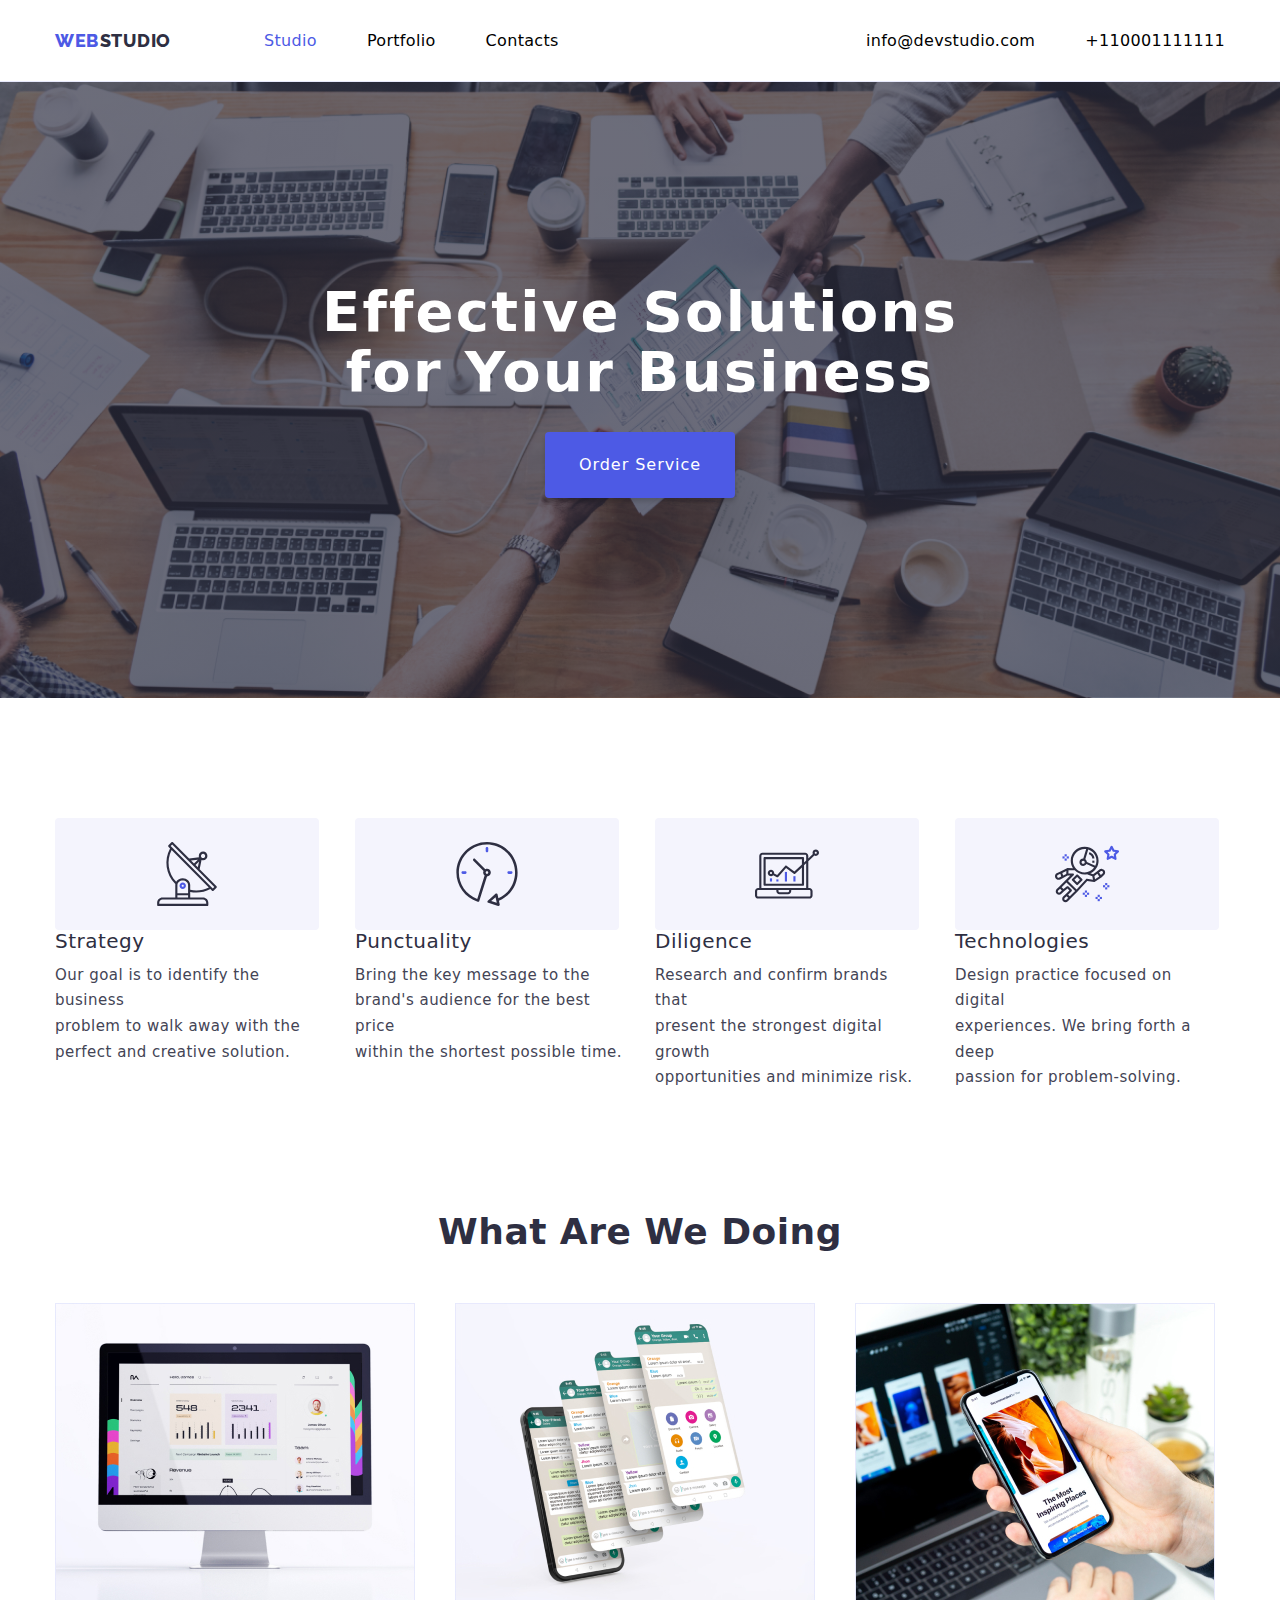
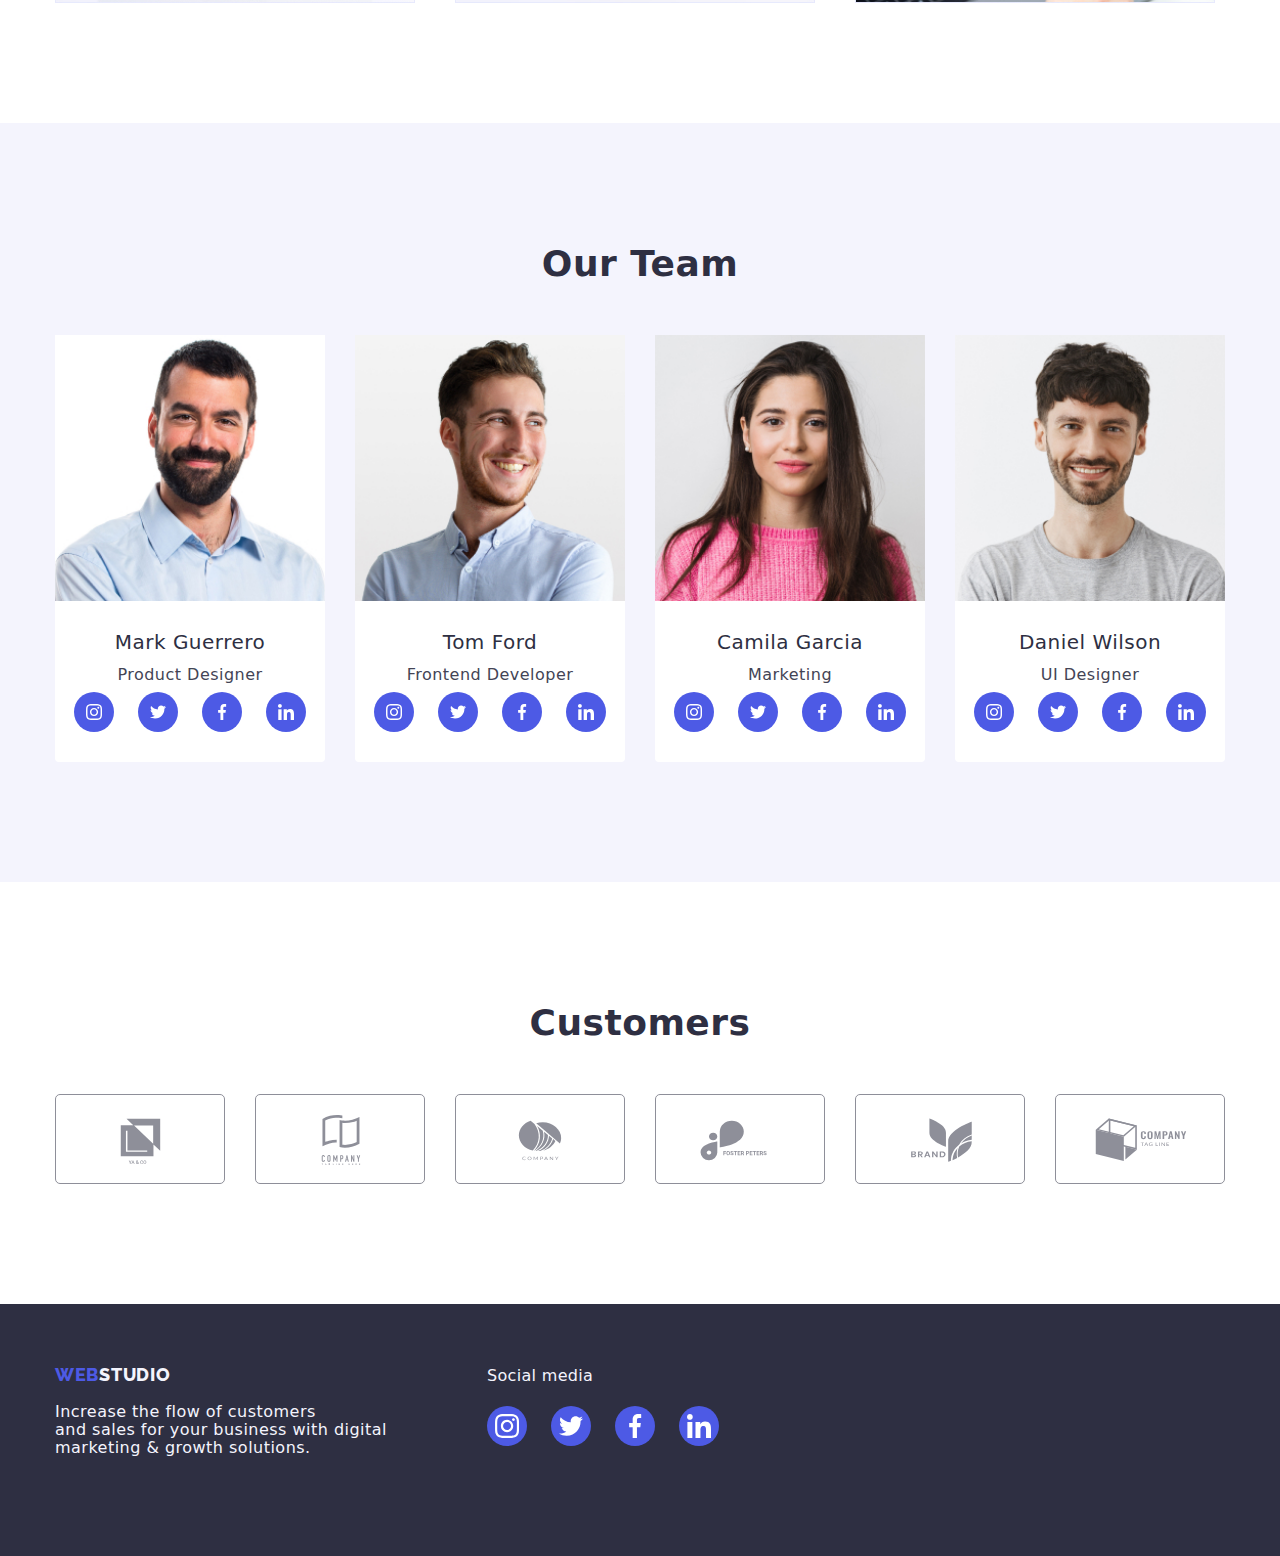
<file: index.html>
<!DOCTYPE html>
<html lang="en">
  <head>
    <meta charset="UTF-8" />
    <meta name="viewport" content="width=device-width, initial-scale=1.0" />
    <title>Studio</title>

    <link rel="stylesheet" href="./css/styles.css" />

    <link rel="preconnect" href="https://fonts.googleapis.com" />
    <link rel="preconnect" href="https://fonts.gstatic.com" crossorigin />

    <link
      href="https://fonts.googleapis.com/css2?family=Raleway:wght@800&family=Roboto:wght@400;500;700;900&display=swap"
      rel="stylesheet"
    />

    <link
      rel="stylesheet"
      href="https://cdnjs.cloudflare.com/ajax/libs/modern-normalize/2.0.0/modern-normalize.min.css"
    />
  </head>

  <body>
    <!--This is Header-->
    <header class="page-header">
      <div class="container menu">
        <!--This is Nav-->
        <nav class="navigation">
          <a href="./index.html" class="logo-link">
            <span class="logo">WEB</span>
            <span class="studio">STUDIO</span>
          </a>
          <ul class="nav-menu list">
            <li class="item">
              <a href="./index.html" class="page current link">Studio</a>
            </li>
            <li class="item">
              <a href="./portfolio.html" class="page link">Portfolio</a>
            </li>
            <li class="item">
              <a href="#" class="page link">Contacts</a>
            </li>
          </ul>
        </nav>
        <ul class="contacts-menu list">
          <li class="item">
            <a href="mailto:info@devstudio.com" class="contact link"
              >info@devstudio.com</a
            >
          </li>
          <li class="item">
            <a href="tel:+110001111111" class="contact link">+110001111111</a>
          </li>
        </ul>
      </div>
    </header>

    <!--This is Main-->

    <main>
      <!--This is Section 1-->
      <section class="hero">
        <div class="container">
          <h1 class="hero-title">
            Effective Solutions<br />
            for Your Business
          </h1>
          <button type="button" class="button primary">Order Service</button>
        </div>
      </section>

      <!--This is Section 2-->
      <section class="section">
        <div class="container">
          <ul class="benefits list">
            <li class="item">
              <div class="icon">
                <svg class="benefits-icon" width="64" height="64">
                  <use href="./images/icons.svg#icon-benefits-1"></use>
                </svg>
              </div>
              <h3 class="title">Strategy</h3>
              <p class="description">
                Our goal is to identify the business<br />
                problem to walk away with the<br />
                perfect and creative solution.
              </p>
            </li>

            <li class="item">
              <div class="icon">
                <svg class="benefits-icon" width="64" height="64">
                  <use href="./images/icons.svg#icon-benefits-2"></use>
                </svg>
              </div>
              <h3 class="title">Punctuality</h3>
              <p class="description">
                Bring the key message to the<br />
                brand's audience for the best price<br />
                within the shortest possible time.
              </p>
            </li>

            <li class="item">
              <div class="icon">
                <svg class="benefits-icon" width="64" height="64">
                  <use href="./images/icons.svg#icon-benefits-3"></use>
                </svg>
              </div>
              <h3 class="title">Diligence</h3>
              <p class="description">
                Research and confirm brands that<br />
                present the strongest digital growth<br />
                opportunities and minimize risk.
              </p>
            </li>

            <li class="item">
              <div class="icon">
                <svg class="benefits-icon" width="64" height="64">
                  <use href="./images/icons.svg#icon-benefits-4"></use>
                </svg>
              </div>
              <h3 class="title">Technologies</h3>
              <p class="description">
                Design practice focused on digital<br />
                experiences. We bring forth a deep<br />
                passion for problem-solving.
              </p>
            </li>
          </ul>
        </div>
      </section>

      <!--This is Section 3-->
      <section class="section no-top-padding">
        <div class="container">
          <h2 class="section-title">What Are We Doing</h2>
          <ul class="what-we-do list">
            <li class="item">
              <img
                src="./images/img-1.jpg"
                alt="monitor"
                width="360"
                height="300"
                class="image"
              />
            </li>
            <li class="item">
              <img
                src="./images/img-2.jpg"
                alt="mobile"
                width="360"
                height="300"
                class="image"
              />
            </li>
            <li class="item">
              <img
                src="./images/img-3.jpg"
                alt="laptop and mobile"
                width="360"
                height="300"
                class="image"
              />
            </li>
          </ul>
        </div>
      </section>

      <!--This is Section 4-->
      <section class="section bg-team">
        <div class="container">
          <h2 class="section-title">Our Team</h2>

          <ul class="team list">
            <li class="item">
              <img
                src="./images/1-mark-guerrero.jpg"
                alt="Mark Guerrero Product Designer"
                width="270"
                height="260"
                class="image"
              />
              <h3 class="name">Mark Guerrero</h3>
              <p class="position">Product Designer</p>
              <ul class="social-team list">
                <li class="icon-item">
                  <a
                    class="link"
                    href="https://instagram.com"
                    target="_blank"
                    rel="noopener noreferrer"
                    aria-label="Link to Instagram"
                  >
                    <svg class="icon" width="16" height="16">
                      <use href="./images/icons.svg#icon-instagram"></use>
                    </svg>
                  </a>
                </li>
                <li class="icon-item">
                  <a
                    class="link"
                    href="https://twitter.com"
                    target="_blank"
                    rel="noopener noreferrer"
                    aria-label="Link to Twitter"
                  >
                    <svg class="icon" width="16" height="16">
                      <use href="./images/icons.svg#icon-twitter"></use>
                    </svg>
                  </a>
                </li>
                <li class="icon-item">
                  <a
                    class="link"
                    href="https://facebook.com"
                    target="_blank"
                    rel="noopener noreferrer"
                    aria-label="Link to Facebook"
                  >
                    <svg class="icon" width="16" height="16">
                      <use href="./images/icons.svg#icon-facebook"></use>
                    </svg>
                  </a>
                </li>
                <li class="icon-item">
                  <a
                    class="link"
                    href="https://linkedin.com"
                    target="_blank"
                    rel="noopener noreferrer"
                    aria-label="Link to Linkedin"
                  >
                    <svg class="icon" width="16" height="16">
                      <use href="./images/icons.svg#icon-linkedin"></use>
                    </svg>
                  </a>
                </li>
              </ul>
            </li>
            <li class="item">
              <img
                src="./images/2-tom-ford.jpg"
                alt="Tom Ford-Frontend Developer"
                width="270"
                height="260"
                class="image"
              />
              <h3 class="name">Tom Ford</h3>
              <p class="position">Frontend Developer</p>
              <ul class="social-team list">
                <li class="icon-item">
                  <a
                    class="link"
                    href="https://instagram.com"
                    target="_blank"
                    rel="noopener noreferrer"
                    aria-label="Link to Instagram"
                  >
                    <svg class="icon" width="16" height="16">
                      <use href="./images/icons.svg#icon-instagram"></use>
                    </svg>
                  </a>
                </li>
                <li class="icon-item">
                  <a
                    class="link"
                    href="https://twitter.com"
                    target="_blank"
                    rel="noopener noreferrer"
                    aria-label="Link to Twitter"
                  >
                    <svg class="icon" width="16" height="16">
                      <use href="./images/icons.svg#icon-twitter"></use>
                    </svg>
                  </a>
                </li>
                <li class="icon-item">
                  <a
                    class="link"
                    href="https://facebook.com"
                    target="_blank"
                    rel="noopener noreferrer"
                    aria-label="Link to Facebook"
                  >
                    <svg class="icon" width="16" height="16">
                      <use href="./images/icons.svg#icon-facebook"></use>
                    </svg>
                  </a>
                </li>
                <li class="icon-item">
                  <a
                    class="link"
                    href="https://linkedin.com"
                    target="_blank"
                    rel="noopener noreferrer"
                    aria-label="Link to Linkedin"
                  >
                    <svg class="icon" width="16" height="16">
                      <use href="./images/icons.svg#icon-linkedin"></use>
                    </svg>
                  </a>
                </li>
              </ul>
            </li>
            <li class="item">
              <img
                src="./images/3-camila-garcia.jpg"
                alt="Camila Garcia Marketing"
                width="270"
                height="260"
                class="image"
              />
              <h3 class="name">Camila Garcia</h3>
              <p class="position">Marketing</p>
              <ul class="social-team list">
                <li class="icon-item">
                  <a
                    class="link"
                    href="https://instagram.com"
                    target="_blank"
                    rel="noopener noreferrer"
                    aria-label="Link to Instagram"
                  >
                    <svg class="icon" width="16" height="16">
                      <use href="./images/icons.svg#icon-instagram"></use>
                    </svg>
                  </a>
                </li>
                <li class="icon-item">
                  <a
                    class="link"
                    href="https://twitter.com"
                    target="_blank"
                    rel="noopener noreferrer"
                    aria-label="Link to Twitter"
                  >
                    <svg class="icon" width="16" height="16">
                      <use href="./images/icons.svg#icon-twitter"></use>
                    </svg>
                  </a>
                </li>
                <li class="icon-item">
                  <a
                    class="link"
                    href="https://facebook.com"
                    target="_blank"
                    rel="noopener noreferrer"
                    aria-label="Link to Facebook"
                  >
                    <svg class="icon" width="16" height="16">
                      <use href="./images/icons.svg#icon-facebook"></use>
                    </svg>
                  </a>
                </li>
                <li class="icon-item">
                  <a
                    class="link"
                    href="https://linkedin.com"
                    target="_blank"
                    rel="noopener noreferrer"
                    aria-label="Link to Linkedin"
                  >
                    <svg class="icon" width="16" height="16">
                      <use href="./images/icons.svg#icon-linkedin"></use>
                    </svg>
                  </a>
                </li>
              </ul>
            </li>
            <li class="item">
              <img
                src="./images/4-daniel-wilson.jpg"
                alt="Daniel Wilson UI Designer"
                width="270"
                height="260"
                class="image"
              />
              <h3 class="name">Daniel Wilson</h3>
              <p class="position">UI Designer</p>
              <ul class="social-team list">
                <li class="icon-item">
                  <a
                    class="link"
                    href="https://instagram.com"
                    target="_blank"
                    rel="noopener noreferrer"
                    aria-label="Link to Instagram"
                  >
                    <svg class="icon" width="16" height="16">
                      <use href="./images/icons.svg#icon-instagram"></use>
                    </svg>
                  </a>
                </li>
                <li class="icon-item">
                  <a
                    class="link"
                    href="https://twitter.com"
                    target="_blank"
                    rel="noopener noreferrer"
                    aria-label="Link to Twitter"
                  >
                    <svg class="icon" width="16" height="16">
                      <use href="./images/icons.svg#icon-twitter"></use>
                    </svg>
                  </a>
                </li>
                <li class="icon-item">
                  <a
                    class="link"
                    href="https://facebook.com"
                    target="_blank"
                    rel="noopener noreferrer"
                    aria-label="Link to Facebook"
                  >
                    <svg class="icon" width="16" height="16">
                      <use href="./images/icons.svg#icon-facebook"></use>
                    </svg>
                  </a>
                </li>
                <li class="icon-item">
                  <a
                    class="link"
                    href="https://linkedin.com"
                    target="_blank"
                    rel="noopener noreferrer"
                    aria-label="Link to Linkedin"
                  >
                    <svg class="icon" width="16" height="16">
                      <use href="./images/icons.svg#icon-linkedin"></use>
                    </svg>
                  </a>
                </li>
              </ul>
            </li>
          </ul>
        </div>
      </section>

      <!--Customers Section-->
      <section class="section">
        <div class="container">
          <h2 class="section-title">Customers</h2>
          <ul class="partners list">
            <li class="item">
              <a class="link" href=""
                ><svg class="icon" width="104" height="56">
                  <use href="./images/icons.svg#icon-client-1"></use></svg
              ></a>
            </li>
            <li class="item">
              <a class="link" href=""
                ><svg class="icon" width="104" height="56">
                  <use href="./images/icons.svg#icon-client-2"></use></svg
              ></a>
            </li>
            <li class="item">
              <a class="link" href=""
                ><svg class="icon" width="104" height="56">
                  <use href="./images/icons.svg#icon-client-3"></use></svg
              ></a>
            </li>
            <li class="item">
              <a class="link" href=""
                ><svg class="icon" width="104" height="56">
                  <use href="./images/icons.svg#icon-client-4"></use></svg
              ></a>
            </li>
            <li class="item">
              <a class="link" href=""
                ><svg class="icon" width="104" height="56">
                  <use href="./images/icons.svg#icon-client-5"></use></svg
              ></a>
            </li>
            <li class="item">
              <a class="link" href=""
                ><svg class="icon" width="104" height="56">
                  <use href="./images/icons.svg#icon-client-6"></use></svg
              ></a>
            </li>
          </ul>
        </div>
      </section>
    </main>

    <!--This is Footer-->
    <footer class="page-footer">
      <div class="container">
        <div class="footer">
          <div class="footer-address">
            <a href="./index.html" class="logo-link footer">
              <span class="logo">WEB</span>
              <span class="studio-footer">STUDIO</span>
            </a>

            <p class="footer-description">
              Increase the flow of customers<br />
              and sales for your business with digital<br />
              marketing & growth solutions.
            </p>
          </div>
          <div class="footer-block">
            <b class="footer-heading">Social media</b>

            <ul class="social-footer list">
              <li class="icon-item">
                <a
                  class="link"
                  href="https://instagram.com"
                  target="_blank"
                  rel="noopener noreferrer"
                  aria-label="Link to Instagram"
                >
                  <svg class="icon" width="24" height="24">
                    <use href="./images/icons.svg#icon-instagram"></use>
                  </svg>
                </a>
              </li>
              <li class="icon-item">
                <a
                  class="link"
                  href="https://twitter.com"
                  target="_blank"
                  rel="noopener noreferrer"
                  aria-label="Link to Twitter"
                >
                  <svg class="icon" width="24" height="24">
                    <use href="./images/icons.svg#icon-twitter"></use>
                  </svg>
                </a>
              </li>
              <li class="icon-item">
                <a
                  class="link"
                  href="https://facebook.com"
                  target="_blank"
                  rel="noopener noreferrer"
                  aria-label="Link to Facebook"
                >
                  <svg class="icon" width="24" height="24">
                    <use href="./images/icons.svg#icon-facebook"></use>
                  </svg>
                </a>
              </li>
              <li class="icon-item">
                <a
                  class="link"
                  href="https://linkedin.com"
                  target="_blank"
                  rel="noopener noreferrer"
                  aria-label="Link to Linkedin"
                >
                  <svg class="icon" width="24" height="24">
                    <use href="./images/icons.svg#icon-linkedin"></use>
                  </svg>
                </a>
              </li>
            </ul>
          </div>
        </div>
      </div>
    </footer>
  </body>
</html>
</file>
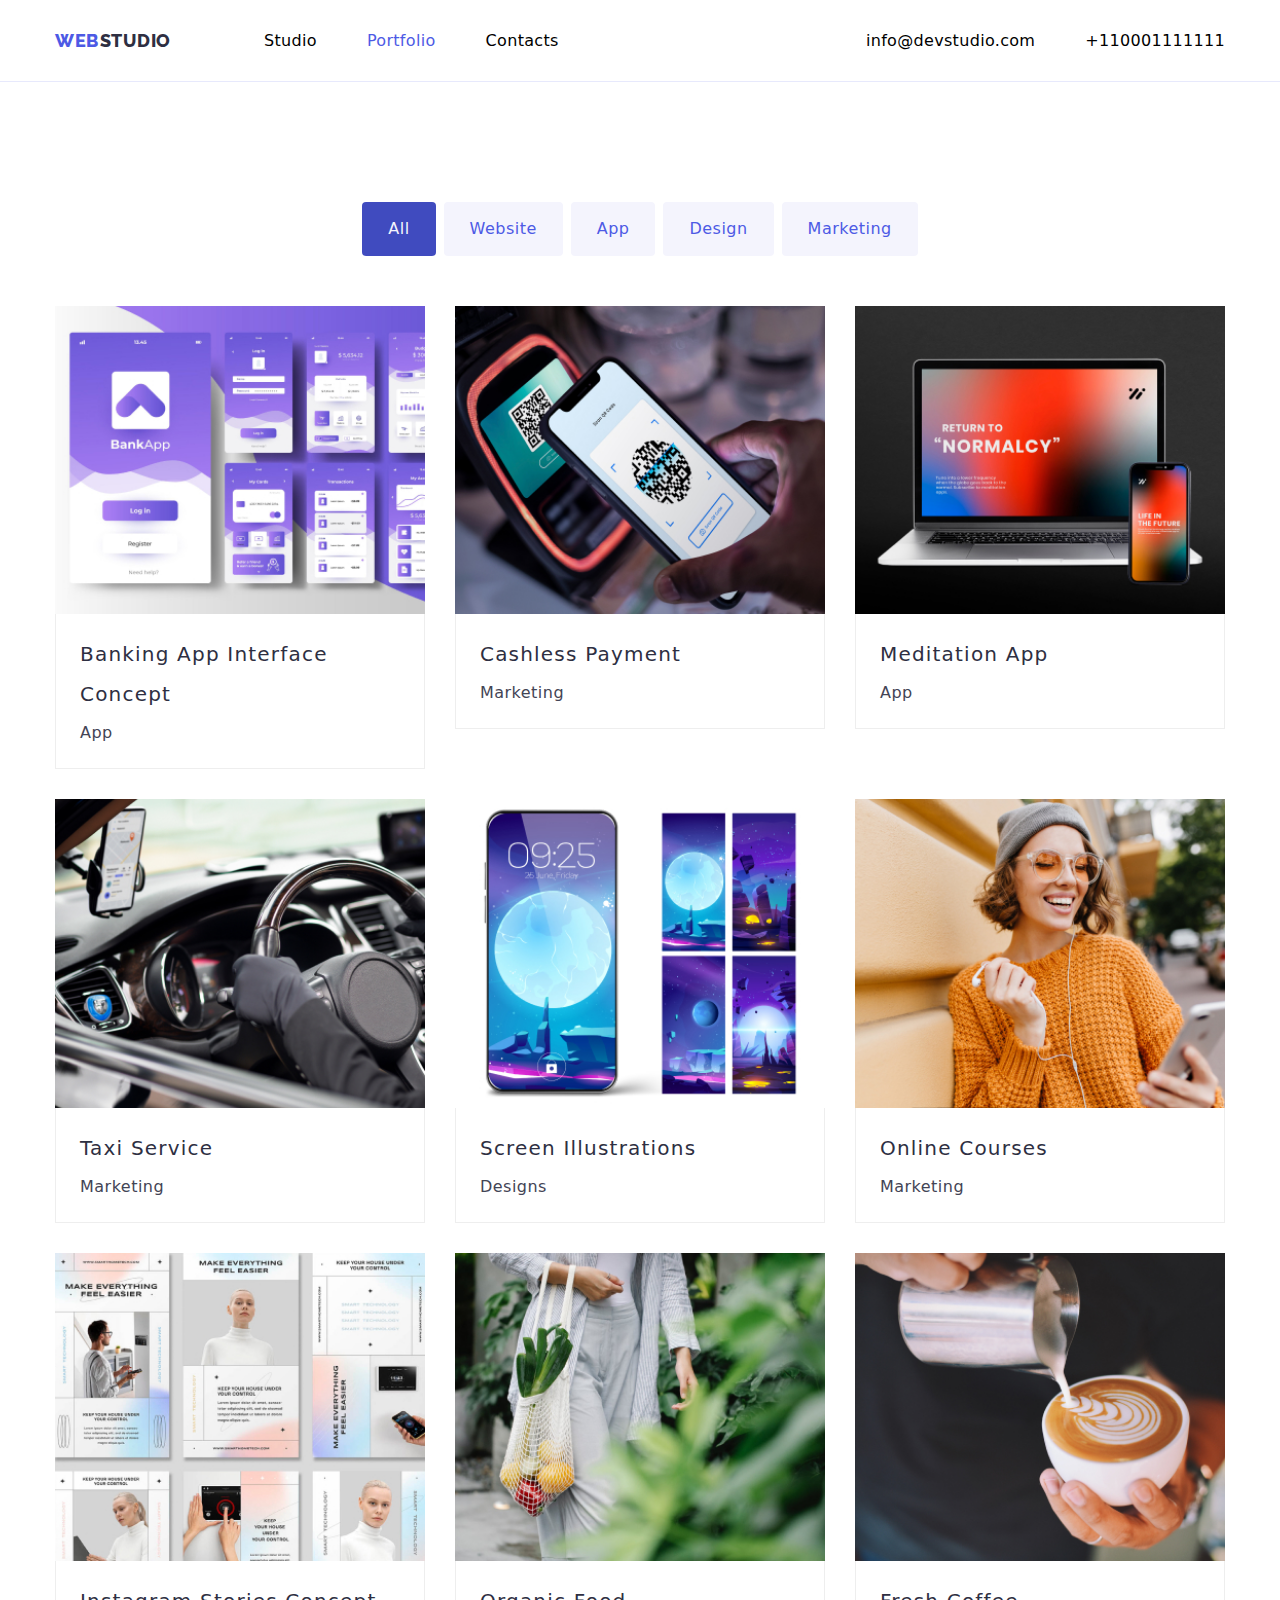
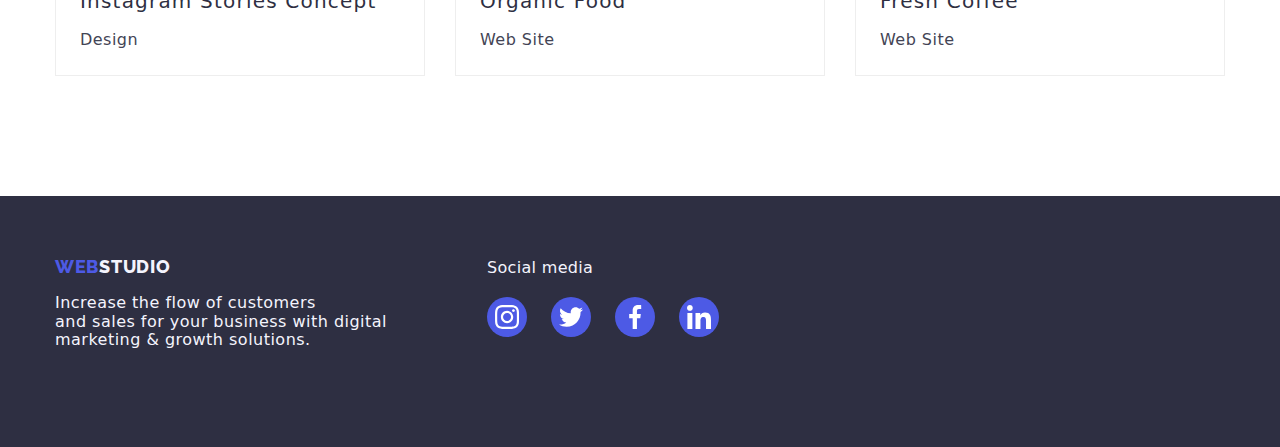
<file: portfolio.html>
<!DOCTYPE html>
<html lang="en">
  <head>
    <meta charset="UTF-8" />
    <meta name="viewport" content="width=device-width, initial-scale=1.0" />
    <title>Portfolio</title>

    <link rel="stylesheet" href="./css/styles.css" />

    <link rel="preconnect" href="https://fonts.googleapis.com" />
    <link rel="preconnect" href="https://fonts.gstatic.com" crossorigin />

    <link
      href="https://fonts.googleapis.com/css2?family=Raleway:wght@800&family=Roboto:wght@400;500;700;900&display=swap"
      rel="stylesheet"
    />

    <link
      rel="stylesheet"
      href="https://cdnjs.cloudflare.com/ajax/libs/modern-normalize/2.0.0/modern-normalize.min.css"
    />
  </head>

  <body>
    <!--This is Header-->
    <header class="page-header">
      <div class="container menu">
        <!--This is Nav-->
        <nav class="navigation">
          <a href="./index.html" class="logo-link">
            <span class="logo">WEB</span>
            <span class="studio">STUDIO</span>
          </a>
          <ul class="nav-menu list">
            <li class="item">
              <a href="./index.html" class="page link">Studio</a>
            </li>
            <li class="item">
              <a href="./portfolio.html" class="page current link">Portfolio</a>
            </li>
            <li class="item">
              <a href="#" class="page link">Contacts</a>
            </li>
          </ul>
        </nav>
        <ul class="contacts-menu list">
          <li class="item">
            <a href="mailto:info@devstudio.com" class="contact link"
              >info@devstudio.com</a
            >
          </li>
          <li class="item">
            <a href="tel:+110001111111" class="contact link">+110001111111</a>
          </li>
        </ul>
      </div>
    </header>

    <!--This is Main-->
    <main>
      <!--This is Section 1-->
      <section class="section">
        <div class="container">
          <ul class="filters list">
            <li class="space">
              <button type="button" class="button filter current">All</button>
            </li>
            <li class="space">
              <button type="button" class="button filter">Website</button>
            </li>
            <li class="space">
              <button type="button" class="button filter">App</button>
            </li>
            <li class="space">
              <button type="button" class="button filter">Design</button>
            </li>
            <li class="space">
              <button type="button" class="button filter">Marketing</button>
            </li>
          </ul>

          <ul class="projects list">
            <li class="project-card">
              <a href="" class="project link">
                <img
                  src="./images/r1-image-1.jpg"
                  alt="bank app"
                  width="370"
                  height="300"
                  class="image"
                />
                <div class="substrate">
                  <h2 class="name">Banking App Interface Concept</h2>
                  <p class="type">App</p>
                </div>
              </a>
            </li>

            <li class="project-card">
              <a href="" class="project link">
                <img
                  src="./images/r1-image-2.jpg"
                  alt="mobile"
                  width="370"
                  height="300"
                  class="image"
                />
                <div class="substrate">
                  <h2 class="name">Cashless Payment</h2>
                  <p class="type">Marketing</p>
                </div>
              </a>
            </li>

            <li class="project-card">
              <a href="" class="project link">
                <img
                  src="./images/r1-image-3.jpg"
                  alt="laptop and mobile"
                  width="370"
                  height="300"
                  class="image"
                />
                <div class="substrate">
                  <h2 class="name">Meditation App</h2>
                  <p class="type">App</p>
                </div>
              </a>
            </li>

            <li class="project-card">
              <a href="" class="project link">
                <img
                  src="./images/r2-image-4.jpg"
                  alt="driver seat"
                  width="370"
                  height="300"
                  class="image"
                />
                <div class="substrate">
                  <h2 class="name">Taxi Service</h2>
                  <p class="type">Marketing</p>
                </div>
              </a>
            </li>

            <li class="project-card">
              <a href="" class="project link">
                <img
                  src="./images/r2-image-5.jpg"
                  alt="wallpaper design"
                  width="370"
                  height="300"
                  class="image"
                />
                <div class="substrate">
                  <h2 class="name">Screen Illustrations</h2>
                  <p class="type">Designs</p>
                </div>
              </a>
            </li>

            <li class="project-card">
              <a href="" class="project link">
                <img
                  src="./images/r2-image-6.jpg"
                  alt="mobile music"
                  width="370"
                  height="300"
                  class="image"
                />
                <div class="substrate">
                  <h2 class="name">Online Courses</h2>
                  <p class="type">Marketing</p>
                </div>
              </a>
            </li>

            <li class="project-card">
              <a href="" class="project link">
                <img
                  src="./images/r3-image-7.jpg"
                  alt="Instagram Design Concept"
                  width="370"
                  height="300"
                  class="image"
                />
                <div class="substrate">
                  <h2 class="name">Instagram Stories Concept</h2>
                  <p class="type">Design</p>
                </div>
              </a>
            </li>

            <li class="project-card">
              <a href="" class="project link">
                <img
                  src="./images/r3-image-8.jpg"
                  alt="Organic food"
                  width="370"
                  height="300"
                  class="image"
                />
                <div class="substrate">
                  <h2 class="name">Organic Food</h2>
                  <p class="type">Web Site</p>
                </div>
              </a>
            </li>

            <li class="project-card">
              <a href="" class="project link">
                <img
                  src="./images/r3-image-9.jpg"
                  alt="Fresh Coffee"
                  width="370"
                  height="300"
                  class="image"
                />
                <div class="substrate">
                  <h2 class="name">Fresh Coffee</h2>
                  <p class="type">Web Site</p>
                </div>
              </a>
            </li>
          </ul>
        </div>
      </section>
    </main>

    <!--This is Footer-->
    <footer class="page-footer">
      <div class="container">
        <div class="footer">
          <div class="footer-address">
            <a href="./index.html" class="logo-link footer">
              <span class="logo">WEB</span>
              <span class="studio-footer">STUDIO</span>
            </a>

            <p class="footer-description">
              Increase the flow of customers<br />
              and sales for your business with digital<br />
              marketing & growth solutions.
            </p>
          </div>
          <div class="footer-block">
            <b class="footer-heading">Social media</b>

            <ul class="social-footer list">
              <li class="icon-item">
                <a
                  class="link"
                  href="https://instagram.com"
                  target="_blank"
                  rel="noopener noreferrer"
                  aria-label="Link to Instagram"
                >
                  <svg class="icon" width="24" height="24">
                    <use href="./images/icons.svg#icon-instagram"></use>
                  </svg>
                </a>
              </li>
              <li class="icon-item">
                <a
                  class="link"
                  href="https://twitter.com"
                  target="_blank"
                  rel="noopener noreferrer"
                  aria-label="Link to Twitter"
                >
                  <svg class="icon" width="24" height="24">
                    <use href="./images/icons.svg#icon-twitter"></use>
                  </svg>
                </a>
              </li>
              <li class="icon-item">
                <a
                  class="link"
                  href="https://facebook.com"
                  target="_blank"
                  rel="noopener noreferrer"
                  aria-label="Link to Facebook"
                >
                  <svg class="icon" width="24" height="24">
                    <use href="./images/icons.svg#icon-facebook"></use>
                  </svg>
                </a>
              </li>
              <li class="icon-item">
                <a
                  class="link"
                  href="https://linkedin.com"
                  target="_blank"
                  rel="noopener noreferrer"
                  aria-label="Link to Linkedin"
                >
                  <svg class="icon" width="24" height="24">
                    <use href="./images/icons.svg#icon-linkedin"></use>
                  </svg>
                </a>
              </li>
            </ul>
          </div>
        </div>
      </div>
    </footer>
  </body>
</html>
</file>
<file: css/styles.css>
/* @import url("https://fonts.googleapis.com/css2?family=Raleway:wght@800&family=Roboto:wght@400;500;700;900&display=swap"); */

:root {
  --iriscolor: #4d5ae5;
  --navyblue: #2e2f42;
  --navcolor: black;
  --oceancolor: #404bbf;
  --whitecolor: white;
  --slatecolor: #434455;
  --cloudcolor: #f4f4fd;
  --cornflower: #e7e9fc;
  --green: #31d0aa;
}

/*css reset*/
/*checked*/
p,
h1,
h2,
h3,
h4,
h5,
h6 {
  margin: 0;
}

/*checked*/
html {
  box-sizing: border-box;
}

*,
*::before,
*::after {
  box-sizing: inherit;
}

/*checked*/
body {
  background-color: var(--whitecolor);
  font-family: "Roboto", sans-serif;
  font-size: 16px;
  letter-spacing: 0.03em;
  color: var(--slatecolor);
}
/*checked*/
img {
  display: block;
  max-width: 100%;
  height: auto;
}
/*checked*/
.link {
  text-decoration: none;
  color: inherit;
}

/*checked*/
.list {
  list-style: none;
  margin: 0;
  padding: 0;
}

/*General Styles*/

/*checked*/
.container {
  width: 1200px;
  padding: 0 15px;
  margin: 0 auto;
}

/*checked*/
.page-footer {
  padding: 60px 0;
  background-color: var(--navyblue);
}

/*checked*/
.page-header {
  border-bottom: 1px solid var(--cornflower);
}
/*checked*/
.menu,
.navigation,
.nav-menu,
.contacts-menu {
  display: flex;
  align-items: center;
}

/*checked*/
.section {
  padding-top: 120px;
  padding-bottom: 120px;
}
/*checked*/
.logo-link {
  text-decoration: none;
  font-family: "Raleway", sans-serif;
  font-size: 0;
  font-weight: 800;
}
/*checked*/
.logo-link > span {
  font-size: 18px;
  line-height: 1.17;
  letter-spacing: 0.04em;
}

/*checked*/
.logo,
.studio {
  display: inline-block;
}

/*checked*/
.logo {
  color: var(--iriscolor);
}
/*checked*/
.studio {
  color: var(--navyblue);
}
/*checked*/
.studio-footer {
  color: var(--cloudcolor);
}

/*checked*/
.nav-menu .page,
.contacts-menu .contact {
  color: var(--navcolor);
  text-decoration: none;
  font-size: 16px;
  font-weight: 500;
  line-height: 1.14;
  letter-spacing: 0.02em;
  display: block;
  padding-top: 32px;
  padding-bottom: 31px;
}

/*checked*/
.nav-menu {
  margin-left: 93px;
}

/*checked*/
.nav-menu .page:hover,
.nav-menu .page:focus,
.nav-menu .page.current,
.contacts-menu .contact:hover,
.contacts-menu .contact:focus {
  color: var(--iriscolor);
}

/*checked*/
.contacts-menu .contact {
  color: var(--navcolor);
  font-size: 16px;
  font-weight: 400;
  line-height: 1.14;
  letter-spacing: 0.02em;
}

/*checked*/
.contacts-menu {
  margin-left: auto;
}
/*checked*/
.nav-menu .item:not(:last-child),
.contacts-menu .item:not(:last-child) {
  margin-right: 50px;
}

/*checked*/
.hero-title {
  color: var(--whitecolor);
  font-size: 56px;
  line-height: 1.07;
  letter-spacing: 0.04em;
  text-align: center;
  margin-bottom: 30px;
}

/*checked*/
.hero {
  padding: 200px 0;
  text-align: center;

  background-color: var(--navyblue);

  background-image: linear-gradient(
      to right,
      rgba(46, 47, 66, 0.7),
      rgba(46, 47, 66, 0.7)
    ),
    url(../images/bg-hero.jpg);
  background-repeat: no-repeat;
  background-position: center;
  background-size: cover;

  /* max-width: 1600px;
  margin: 0, auto; */
}

/*checked*/
.bg-team {
  background-color: var(--cloudcolor);
}

/*checked*/
.button {
  cursor: pointer;
  border-color: transparent;
  letter-spacing: 0.03em;
  font-family: inherit;
  font-size: 16px;
  border-radius: 4px;
  line-height: 1.5;
}
/*checked*/
.button.primary {
  padding: 16px 32px;
  border-radius: 4px;
  background: var(--iriscolor);
  color: var(--whitecolor);
  font-weight: 500;
  line-height: 1.87;
  letter-spacing: 0.06em;
  box-shadow: 0px 4px 4px rgba(0, 0, 0, 0.15);
}

/*checked*/
.button.filter {
  background-color: var(--cloudcolor);
  color: var(--iriscolor);
  font-weight: 500;
  line-height: 1.62;
  padding: 12px 24px;
}
/*checked*/
.filters {
  display: flex;
  justify-content: center;
  margin-bottom: 50px;
}
/*checked*/
.filters .space + .space {
  margin-left: 8px;
}

/*checked*/
.button.primary:hover,
.button.primary:focus {
  background-color: var(--oceancolor);
  box-shadow: 0px, 3px, 1px rgba(0, 0, 0, 0.1), 0px, 1px,
    2px rgba(0, 0, 0, 0.08), 0px 2px 2px rgba(0, 0, 0, 0.12);
}

/*checked*/
.button.filter:hover,
.button.filter:focus,
.button.filter.current {
  background-color: var(--oceancolor);
  color: var(--cloudcolor);
  box-shadow: 0px, 3px, 1px rgba(0, 0, 0, 0.1), 0px, 1px,
    2px rgba(0, 0, 0, 0.08), 0px 2px 2px rgba(0, 0, 0, 0.12);
}

/*checked*/
.benefits .title {
  font-size: 20px;
  font-weight: 500;
  color: var(--navyblue);
  line-height: 1.14;
  margin-bottom: 10px;
}

/*checked*/
.benefits .description {
  color: var(--slatecolor);
  line-height: 1.71;
  font-size: 15px;
  font-weight: 400;
}

/*checked*/
.benefits {
  display: flex;
  flex-wrap: wrap;
  margin-left: -30px;
  margin-top: -30px;
}
/*checked*/
.benefits .item {
  flex-basis: calc(100% / 4 - 30px);
  margin-top: 30px;
  margin-left: 30px;
}

.benefits .icon {
  width: 264px;
  height: 112px;

  border-radius: 4px;

  display: flex;
  align-items: center;
  justify-content: center;
  background-color: var(--cloudcolor);
}

.benefits-icon {
  fill: currentColor;
}

/*checked*/
.section.no-top-padding {
  padding-top: 0;
}

/*checked*/
.what-we-do {
  display: flex;
  flex-wrap: wrap;
  margin-left: -30px;
  margin-top: -30px;
}

/*checked*/
.what-we-do .item {
  flex-basis: calc(100% / 3 - 30px);
  margin-left: 30px;
  margin-top: 30px;
}

/*checked*/
.team {
  display: flex;
  flex-wrap: wrap;
  margin-top: -30px;
  margin-left: -30px;
}
/*checked*/
.team .item {
  flex-basis: calc(100% / 4 - 30px);
  margin-left: 30px;
  margin-top: 30px;
  padding-bottom: 30px;
  background-color: var(--whitecolor);
  border-radius: 0px 0px 4px 4px;
  box-shadow: 0px, 3px, 1px rgba(0, 0, 0, 0.1), 0px, 1px,
    2px rgba(0, 0, 0, 0.08), 0px 2px 2px rgba(0, 0, 0, 0.12);
}

/*checked*/
.section-title {
  text-align: center;
  color: var(--navyblue);
  font-size: 36px;
  line-height: 1.17;
  margin-bottom: 50px;
  font-weight: 700;
}
/*checked*/
.team .name,
.team .position {
  line-height: 1.19;
  text-align: center;
}
/*checked*/
.team .name {
  font-size: 20px;
  font-weight: 500;
  color: var(--navyblue);
  padding-top: 30px;
  margin-bottom: 10px;
}
/*checked*/
.team .position {
  color: var(--slatecolor);
  font-size: 16px;
  font-weight: 400;
}

.social-team {
  display: flex;
  justify-content: center;
  gap: 24px;
  padding-top: 8px;
}

.icon-item {
  width: 40px;
  height: 40px;
}

.social-team .link {
  width: 100%;
  height: 100%;

  border-radius: 50%;

  display: flex;
  align-items: center;
  justify-content: center;

  color: var(--whitecolor);
  background-color: var(--iriscolor);
}

.social-team .icon {
  fill: currentColor;
}

.social-team .link:hover,
.social-team .link:focus {
  background-color: var(--oceancolor);
}

/*checked*/
.substrate {
  background-color: var(--whitecolor);
  padding: 20px 24px;
  border: 1px solid #eeeeee;
  border-top: 0;
}

/*checked*/
.project .name {
  color: var(--navyblue);
  font-size: 20px;
  font-weight: 500;
  line-height: 2;
  letter-spacing: 0.06em;
  margin-bottom: 4px;
}
/*checked*/
.projects {
  display: flex;
  flex-wrap: wrap;
  margin-left: -30px;
  margin-top: -30px;
}

/*checked*/
.project .type {
  color: var(--slatecolor);
  font-weight: 400;
  line-height: 1.87;
  font-size: 16px;
}
/*checked*/
.project-card {
  flex-basis: calc(100% / 3 - 30px);
  margin-left: 30px;
  margin-top: 30px;
}

.projects .project-card:hover,
.projects .project-card:focus {
  box-shadow: 0px 3px 1px rgba(0, 0, 0, 0.1), 0px 1px 2px rgba(0, 0, 0, 0.08),
    0px 2px 2px rgba(0, 0, 0, 0.12);
}

.partners {
  display: flex;
  gap: 30px;
}

.partners .item {
  width: calc((100% - 150px) / 6);
  height: 90px;
}

.partners .link {
  color: #8e8f99;
  width: 100%;
  height: 100%;
  border: 1px solid #8e8f99;
  border-radius: 5px;

  display: flex;
  align-items: center;
  justify-content: center;
}

.partners .link:hover,
.partners .link:focus {
  border-color: var(--oceancolor);
  color: var(--oceancolor);
}

.partners .icon {
  fill: currentColor;
  width: 100px;
  height: 60px;
}

/*checked*/
.footer-description {
  color: var(--cloudcolor);
  font-size: 16px;
  font-weight: 400;
  padding-top: 17.5px;
  font-family: inherit;
}

.footer-address {
  display: flex;
  flex-wrap: wrap;
  flex-direction: column;
}

.footer-block {
  display: flex;
  justify-content: center;
  align-items: flex-start;
  flex-direction: column;
  margin-left: 100px;
  margin-bottom: 50px;
}

.footer {
  display: flex;
}

.footer-heading {
  color: var(--cloudcolor);
  font-size: 16px;
  font-style: normal;
  font-weight: 500;
  line-height: 24px; /* 150% */
  letter-spacing: 0.32px;
}

.social-footer {
  display: flex;
  justify-content: center;
  gap: 24px;
  padding-top: 8px;
  padding-top: 17.5px;
}

.icon-item {
  width: 40px;
  height: 40px;
}

.social-footer .link {
  width: 100%;
  height: 100%;

  border-radius: 50%;

  display: flex;
  align-items: center;
  justify-content: center;

  color: var(--whitecolor);
  background-color: var(--iriscolor);
}

.social-footer .icon {
  fill: currentColor;
}

.social-footer .link:hover,
.social-footer .link:focus {
  background-color: var(--green);
}
</file>
